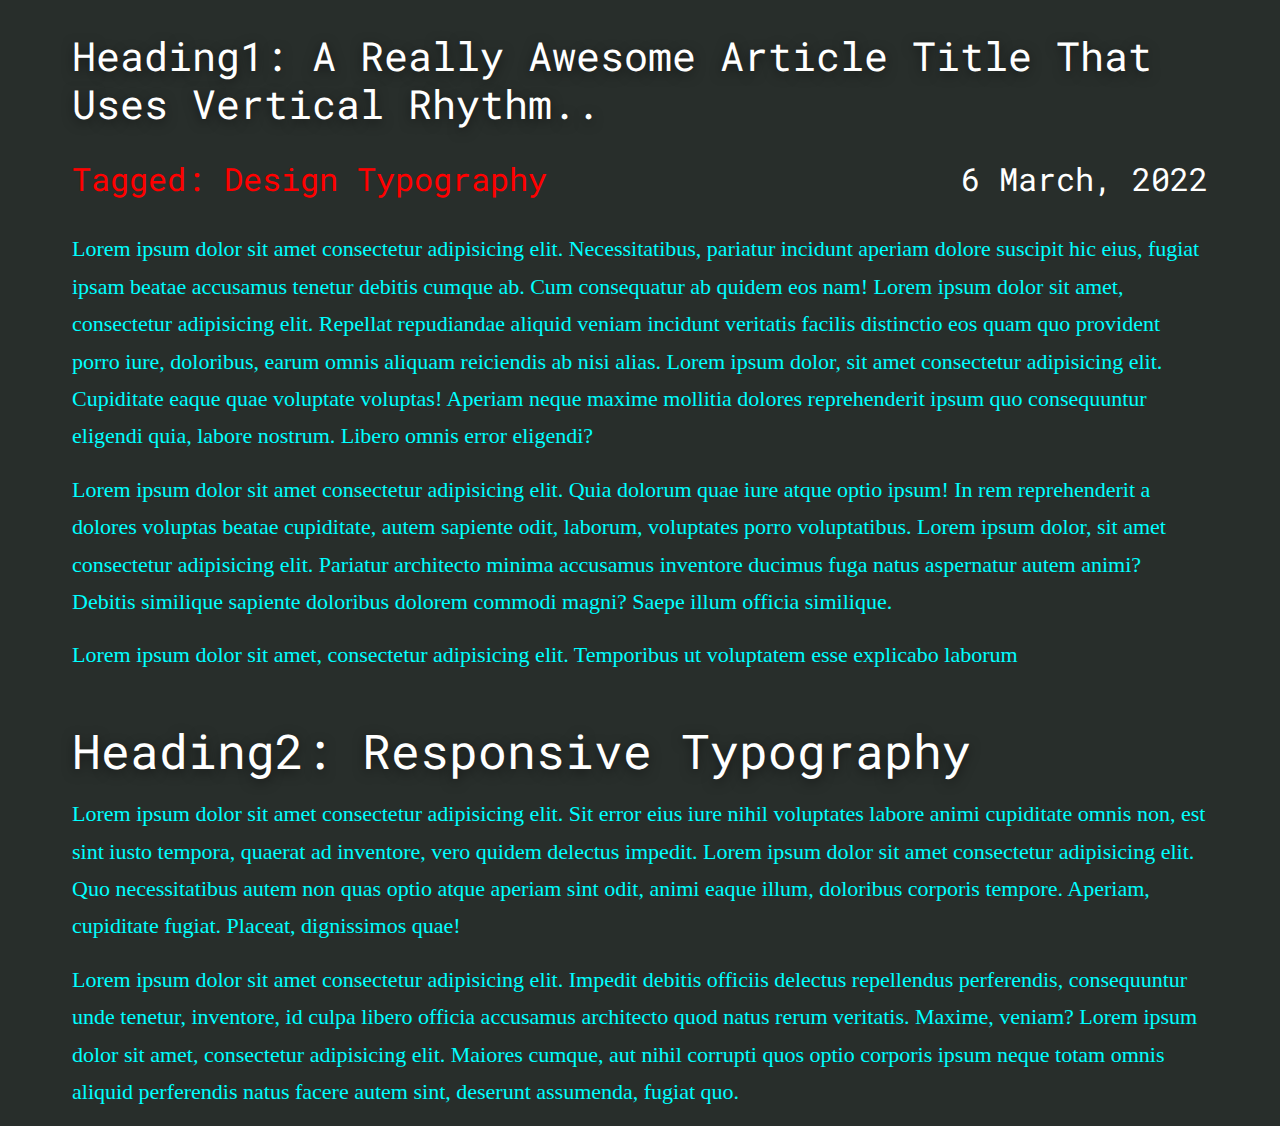
<file: block-BHaabs/index.html>
<!DOCTYPE html>
<html lang="en">
<head>
    <meta charset="UTF-8">
    <meta http-equiv="X-UA-Compatible" content="IE=edge">
    <meta name="viewport" content="width=device-width, initial-scale=1.0">
    <title>Typography</title>
    <!--font family-->
    <link href="https://fonts.googleapis.com/css2?family=Roboto+Mono:ital,wght@0,100;0,200;0,300;0,400;0,500;0,600;0,700;1,100;1,200;1,500;1,600;1,700&display=swap" rel="stylesheet">
    <!--css-->
    <link rel="stylesheet" href="style.css">
</head>
<body>
    <main>
        <article class="container">
            <header class="article-header">
                <h1>
                    Heading1: A really awesome article title that uses vertical rhythm..
                </h1>
                <div class="flex">
                   <h3>Tagged: Design Typography</h3>
                   <time datetime="">6 March, 2022</time>
                 </div>
            </header>
            <p>
                Lorem ipsum dolor sit amet consectetur adipisicing elit. Necessitatibus, pariatur incidunt aperiam dolore suscipit hic eius, fugiat ipsam beatae accusamus tenetur debitis cumque ab. Cum consequatur ab quidem eos nam! Lorem ipsum dolor sit amet, consectetur adipisicing elit. Repellat repudiandae aliquid veniam incidunt veritatis facilis distinctio eos quam quo provident porro iure, doloribus, earum omnis aliquam reiciendis ab nisi alias. Lorem ipsum dolor, sit amet consectetur adipisicing elit. Cupiditate eaque quae voluptate voluptas! Aperiam neque maxime mollitia dolores reprehenderit ipsum quo consequuntur eligendi quia, labore nostrum. Libero omnis error eligendi?
            </p>
            <p>
                Lorem ipsum dolor sit amet consectetur adipisicing elit. Quia dolorum quae iure atque optio ipsum! In rem reprehenderit a dolores voluptas beatae cupiditate, autem sapiente odit, laborum, voluptates porro voluptatibus. Lorem ipsum dolor, sit amet consectetur adipisicing elit. Pariatur architecto minima accusamus inventore ducimus fuga natus aspernatur autem animi? Debitis similique sapiente doloribus dolorem commodi magni? Saepe illum officia similique.
            </p>
            <p>Lorem ipsum dolor sit amet, consectetur adipisicing elit. Temporibus ut voluptatem esse explicabo laborum</p>
        </article>
        <article class="container">
            <h2>Heading2: Responsive Typography</h2>
            <p>Lorem ipsum dolor sit amet consectetur adipisicing elit. Sit error eius iure nihil voluptates labore animi cupiditate omnis non, est sint iusto tempora, quaerat ad inventore, vero quidem delectus impedit. Lorem ipsum dolor sit amet consectetur adipisicing elit. Quo necessitatibus autem non quas optio atque aperiam sint odit, animi eaque illum, doloribus corporis tempore. Aperiam, cupiditate fugiat. Placeat, dignissimos quae!</p>
            <p>Lorem ipsum dolor sit amet consectetur adipisicing elit. Impedit debitis officiis delectus repellendus perferendis, consequuntur unde tenetur, inventore, id culpa libero officia accusamus architecto quod natus rerum veritatis. Maxime, veniam? Lorem ipsum dolor sit amet, consectetur adipisicing elit. Maiores cumque, aut nihil corrupti quos optio corporis ipsum neque totam omnis aliquid perferendis natus facere autem sint, deserunt assumenda, fugiat quo.</p>
        </article>
    </main>
</body>
</html>
</file>
<file: block-BHaabs/style.css>
/* CSS reset */
body,div,dl,dt,dd,ul,ol,li,h1,h2,h3,h4,h5,h6,pre,form,fieldset,input,textarea,p,blockquote,th,td { 
    margin:0;
    padding:0;
}
html,body {
    margin:0;
    padding:0;
}
table {
    border-collapse:collapse;
    border-spacing:0;
}
fieldset,img { 
    border:0;
}
input{
    border:1px solid #b0b0b0;
    padding:3px 5px 4px;
    color:#979797;
    width:190px;
}
address,caption,cite,code,dfn,th,var {
    font-style:normal;
    font-weight:normal;
}
ol,ul {
    list-style:none;
}
caption,th {
    text-align:left;
}
h1,h2,h3,h4,h5,h6 {
    font-size:100%;
    font-weight:normal;
}
q:before,q:after {
    content:'';
}
abbr,acronym { border:0;
}

/* Custom Styles */
*,
*::before,
*::after {
    box-sizing: border-box;
}
body{
    line-height: 1.2;
    font-size: 16px;
	background-color: #282e2b;
}
h1,h2,h3,h4,h5,h6, time {
	font-family: 'Roboto Mono', serif;
}
/* container */
.container {
    max-width: 1200px;
    height: auto;
    margin: 0 auto;
    padding: 0 32px;
   
}
.flex{
	display: flex;
	justify-content: space-between;
	align-items: center;
}
/*article*/
.article-header{
	padding: 32px 0;
	color: white;
}
.article-header h1{
	font-size: 40px;
	font-family: 'Roboto Mono', serif;
	text-shadow: 0 3px 12px rgba(0, 0, 0, 0.5);
	margin-bottom: 32px;
	text-transform: capitalize;
}
.article-header h3{
	font-size: 32px;
	color: red;
	font-weight: 700px;
}
.article-header time{
	font-size: 32px;
}
p{
	font-size: 22px;
	color: aqua;
	margin-bottom: 16px;
	line-height: 1.7;
}
h2 {
	font-size: 48px;
	margin-top: 48px;
	color: white;
	text-shadow: 0 3px 12px rgba(0, 0, 0, 0.5);
	margin-bottom: 16px;
}
</file>
